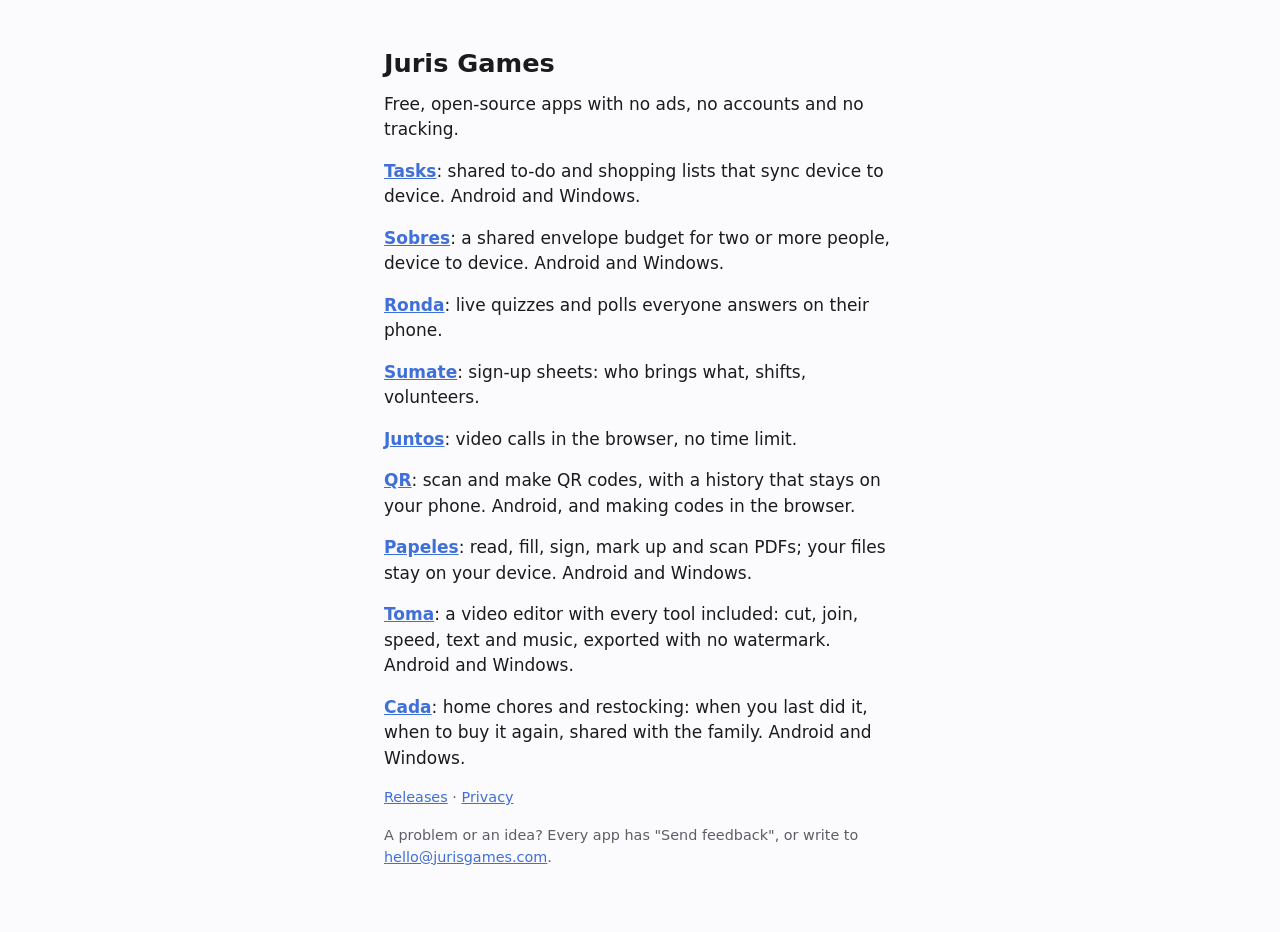
<file: index.html>
<!doctype html>
<html lang="en">
<head>
<meta charset="utf-8">
<meta name="viewport" content="width=device-width, initial-scale=1">
<title>Juris Games</title>
<link rel="stylesheet" href="/style.css">
</head>
<body>
<main>
  <h1>Juris Games</h1>
  <p>Free, open-source apps with no ads, no accounts and no tracking.</p>
  <p><strong><a href="https://github.com/kleiders3010/kleiders-tasks">Tasks</a></strong>: shared to-do and shopping lists that sync device to device. Android and Windows.</p>
  <p><strong><a href="https://github.com/kleiders3010/sobres">Sobres</a></strong>: a shared envelope budget for two or more people, device to device. Android and Windows.</p>
  <p><strong><a href="https://quiz.jurisgames.com">Ronda</a></strong>: live quizzes and polls everyone answers on their phone.</p>
  <p><strong><a href="https://signup.jurisgames.com">Sumate</a></strong>: sign-up sheets: who brings what, shifts, volunteers.</p>
  <p><strong><a href="https://meet.jurisgames.com">Juntos</a></strong>: video calls in the browser, no time limit.</p>
  <p><strong><a href="/qr/">QR</a></strong>: scan and make QR codes, with a history that stays on your phone. Android, and making codes in the browser.</p>
  <p><strong><a href="https://github.com/kleiders3010/papeles">Papeles</a></strong>: read, fill, sign, mark up and scan PDFs; your files stay on your device. Android and Windows.</p>
  <p><strong><a href="https://github.com/kleiders3010/toma">Toma</a></strong>: a video editor with every tool included: cut, join, speed, text and music, exported with no watermark. Android and Windows.</p>
  <p><strong><a href="https://play.google.com/store/apps/details?id=com.jurisgames.cada">Cada</a></strong>: home chores and restocking: when you last did it, when to buy it again, shared with the family. Android and Windows.</p>
  <p class="small"><a href="https://github.com/kleiders3010/jurisgames/releases">Releases</a> · <a href="/privacy/">Privacy</a></p>
  <p class="small">A problem or an idea? Every app has "Send feedback", or write to
    <a href="mailto:hello@jurisgames.com">hello@jurisgames.com</a>.</p>
</main>
</body>
</html>
</file>
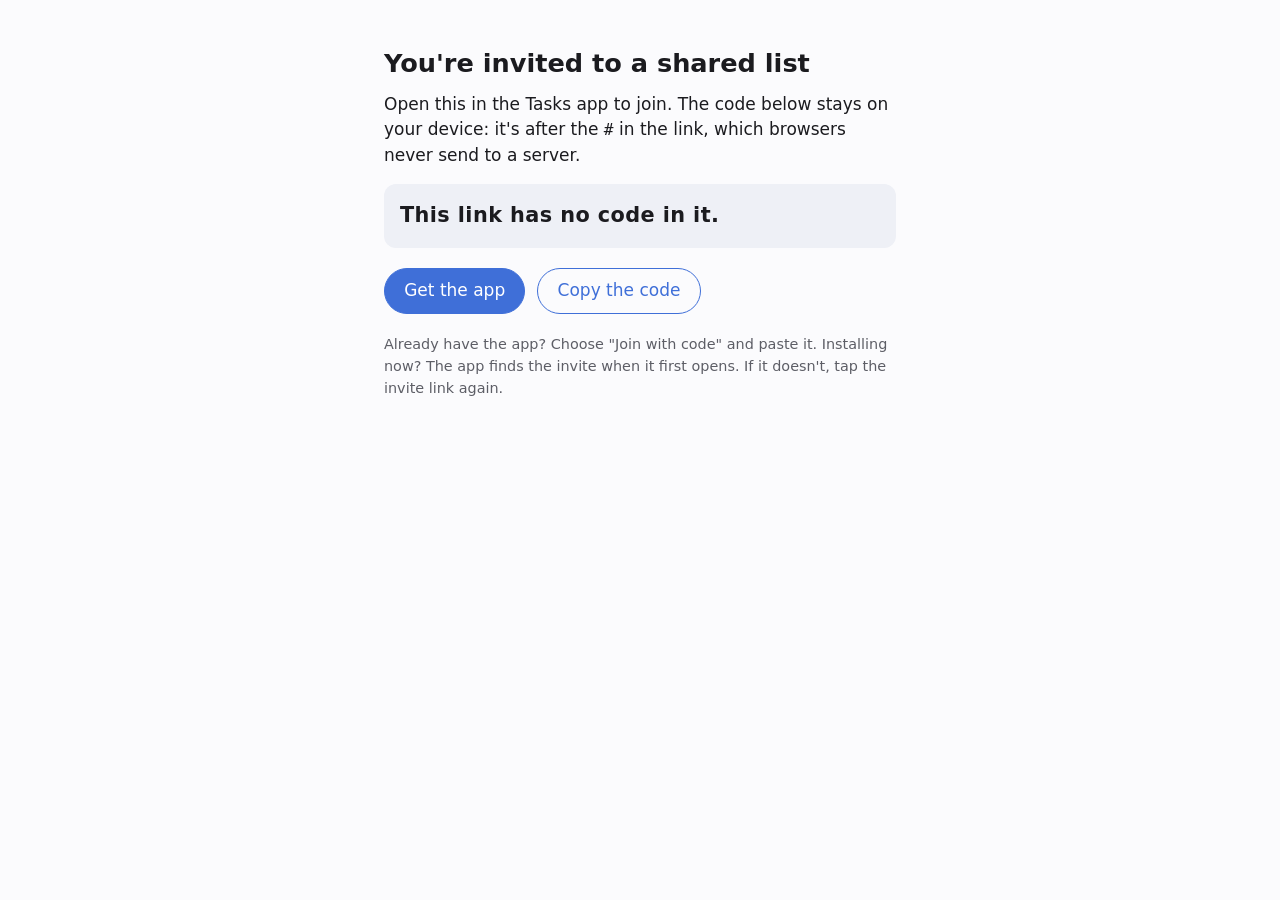
<file: join/index.html>
<!doctype html>
<html lang="en">
<head>
<meta charset="utf-8">
<meta name="viewport" content="width=device-width, initial-scale=1">
<meta name="referrer" content="no-referrer">
<meta http-equiv="Content-Security-Policy" content="default-src 'none'; script-src 'sha256-ZClsGzGkAhtTcU9+rRju4QVKnTz6uU4poNDeHKhw+TE='; style-src 'self'; img-src 'self'; connect-src 'none'; base-uri 'none'; form-action 'none'">
<title>Join a list · Tasks</title>
<link rel="stylesheet" href="/style.css">
</head>
<body>
<main>
  <h1 id="title">You're invited to a shared list</h1>
  <p id="lead">Open this in the Tasks app to join. The code below stays on your device: it's after the <code>#</code> in the link, which browsers never send to a server.</p>
  <p class="code" id="code" aria-live="polite"></p>
  <div class="actions">
    <a class="button primary" id="get" href="https://play.google.com/store/apps/details?id=com.jurisgames.tasks">Get the app</a>
    <button class="button" id="copy" type="button">Copy the code</button>
  </div>
  <p class="small" id="hint">Already have the app? Choose "Join with code" and paste it. Installing now? The app finds the invite when it first opens. If it doesn't, tap the invite link again.</p>
</main>
<script>
  // Everything here runs locally; nothing is sent anywhere.
  const link = location.href;
  const frag = decodeURIComponent(location.hash.slice(1));
  const words = frag.split("~")[0].split("-").filter(Boolean);
  const isLink = location.pathname.startsWith("/link");
  if (isLink) {
    document.getElementById("title").textContent = "Link a device to your account";
    document.getElementById("lead").textContent = "Open this on the device you want to add, in the Tasks app. The code stays on your device: browsers never send the part after # to a server.";
    document.getElementById("hint").textContent = "In the app, choose \"Link this device\" and paste it.";
  }
  const code = document.getElementById("code");
  code.textContent = words.length === 8 ? words.slice(0, 4).join(" ") + "\n" + words.slice(4).join(" ") : "This link has no code in it.";
  async function copyLink() {
    try { await navigator.clipboard.writeText(link); document.getElementById("copy").textContent = "Copied"; } catch (e) {}
  }
  document.getElementById("copy").addEventListener("click", copyLink);
  // Getting the app: copy first, so the app can find the invite at first launch.
  document.getElementById("get").addEventListener("click", () => { copyLink(); });
  if (!/Android/i.test(navigator.userAgent)) {
    document.getElementById("get").href = "https://github.com/kleiders3010/jurisgames/releases";
  }
</script>
</body>
</html>
</file>
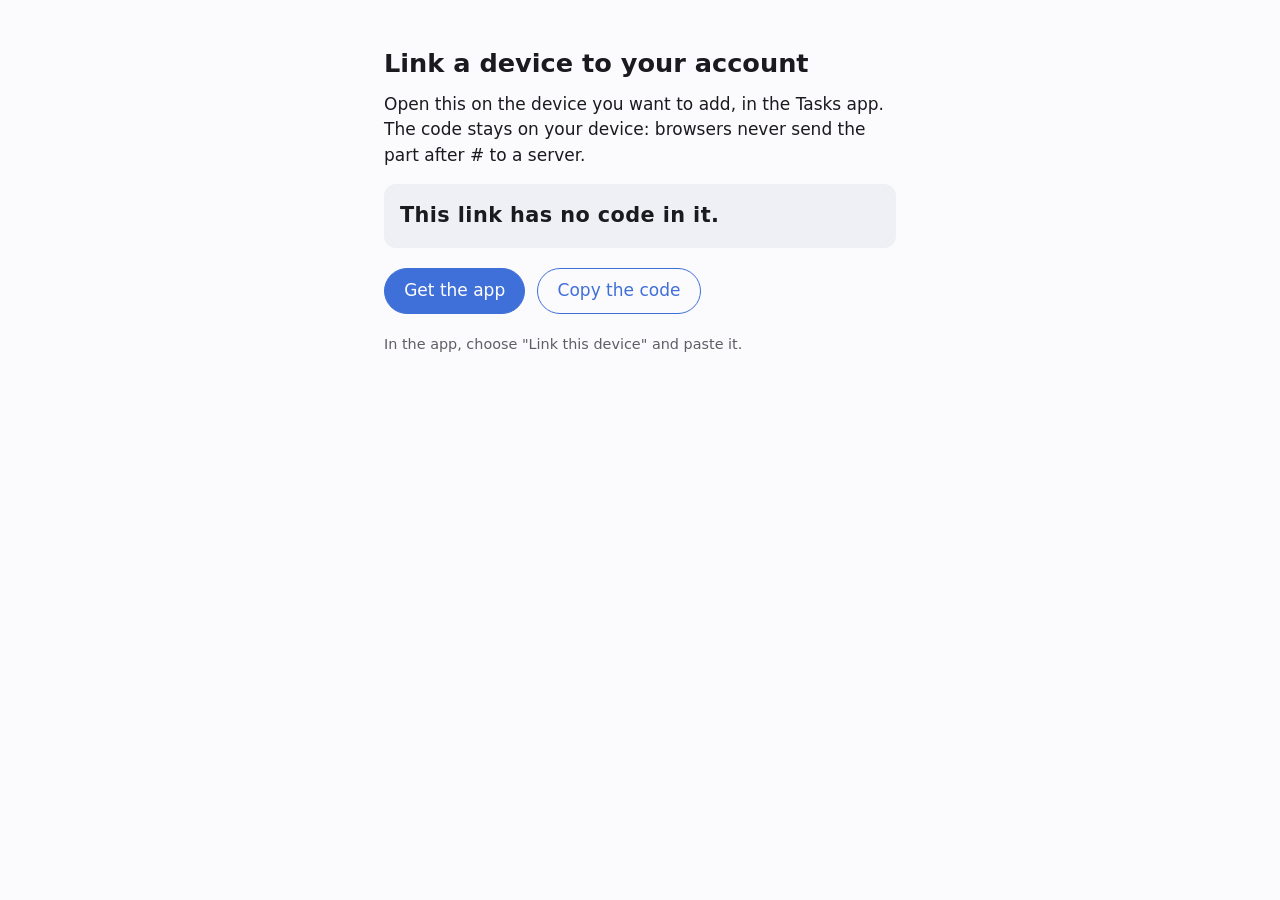
<file: link/index.html>
<!doctype html>
<html lang="en">
<head>
<meta charset="utf-8">
<meta name="viewport" content="width=device-width, initial-scale=1">
<meta name="referrer" content="no-referrer">
<meta http-equiv="Content-Security-Policy" content="default-src 'none'; script-src 'sha256-ZClsGzGkAhtTcU9+rRju4QVKnTz6uU4poNDeHKhw+TE='; style-src 'self'; img-src 'self'; connect-src 'none'; base-uri 'none'; form-action 'none'">
<title>Join a list · Tasks</title>
<link rel="stylesheet" href="/style.css">
</head>
<body>
<main>
  <h1 id="title">You're invited to a shared list</h1>
  <p id="lead">Open this in the Tasks app to join. The code below stays on your device: it's after the <code>#</code> in the link, which browsers never send to a server.</p>
  <p class="code" id="code" aria-live="polite"></p>
  <div class="actions">
    <a class="button primary" id="get" href="https://play.google.com/store/apps/details?id=com.jurisgames.tasks">Get the app</a>
    <button class="button" id="copy" type="button">Copy the code</button>
  </div>
  <p class="small" id="hint">Already have the app? Choose "Join with code" and paste it. Installing now? The app finds the invite when it first opens.</p>
</main>
<script>
  // Everything here runs locally; nothing is sent anywhere.
  const link = location.href;
  const frag = decodeURIComponent(location.hash.slice(1));
  const words = frag.split("~")[0].split("-").filter(Boolean);
  const isLink = location.pathname.startsWith("/link");
  if (isLink) {
    document.getElementById("title").textContent = "Link a device to your account";
    document.getElementById("lead").textContent = "Open this on the device you want to add, in the Tasks app. The code stays on your device: browsers never send the part after # to a server.";
    document.getElementById("hint").textContent = "In the app, choose \"Link this device\" and paste it.";
  }
  const code = document.getElementById("code");
  code.textContent = words.length === 8 ? words.slice(0, 4).join(" ") + "\n" + words.slice(4).join(" ") : "This link has no code in it.";
  async function copyLink() {
    try { await navigator.clipboard.writeText(link); document.getElementById("copy").textContent = "Copied"; } catch (e) {}
  }
  document.getElementById("copy").addEventListener("click", copyLink);
  // Getting the app: copy first, so the app can find the invite at first launch.
  document.getElementById("get").addEventListener("click", () => { copyLink(); });
  if (!/Android/i.test(navigator.userAgent)) {
    document.getElementById("get").href = "https://github.com/kleiders3010/jurisgames/releases";
  }
</script>
</body>
</html>
</file>
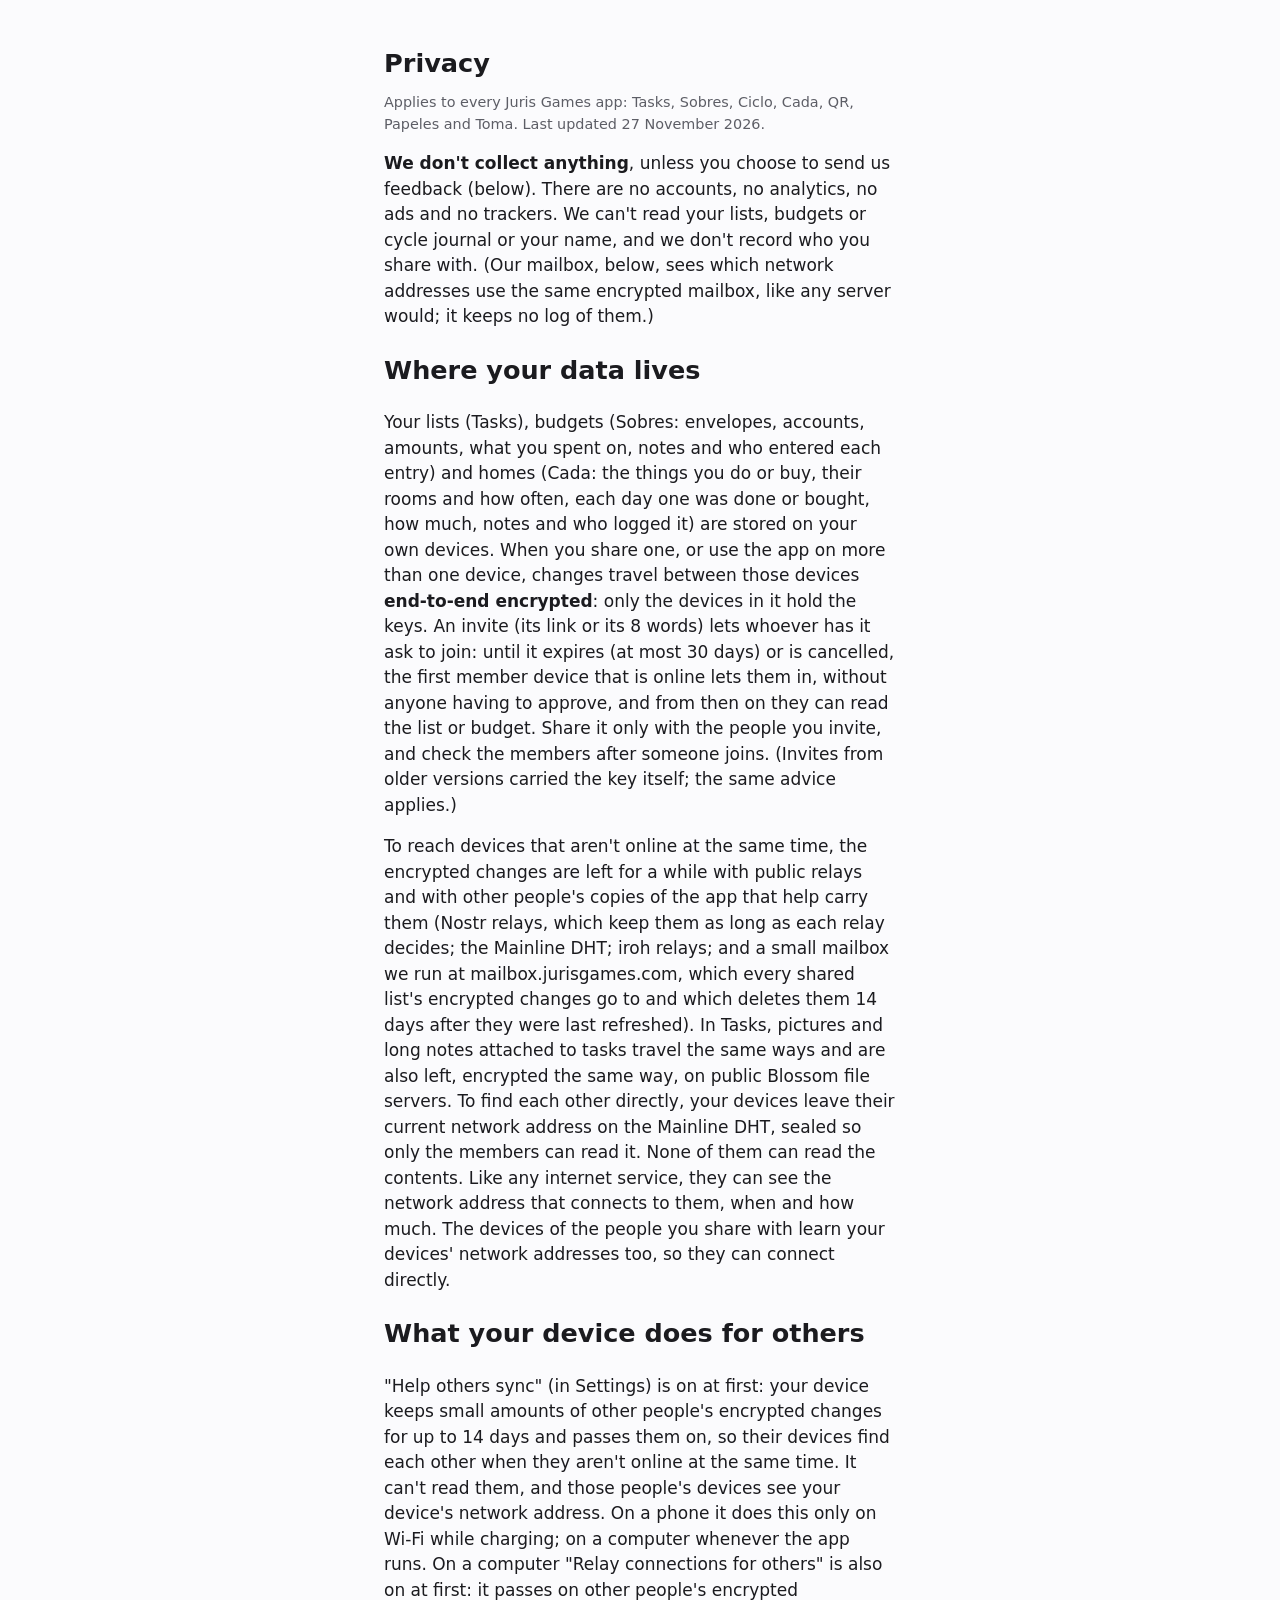
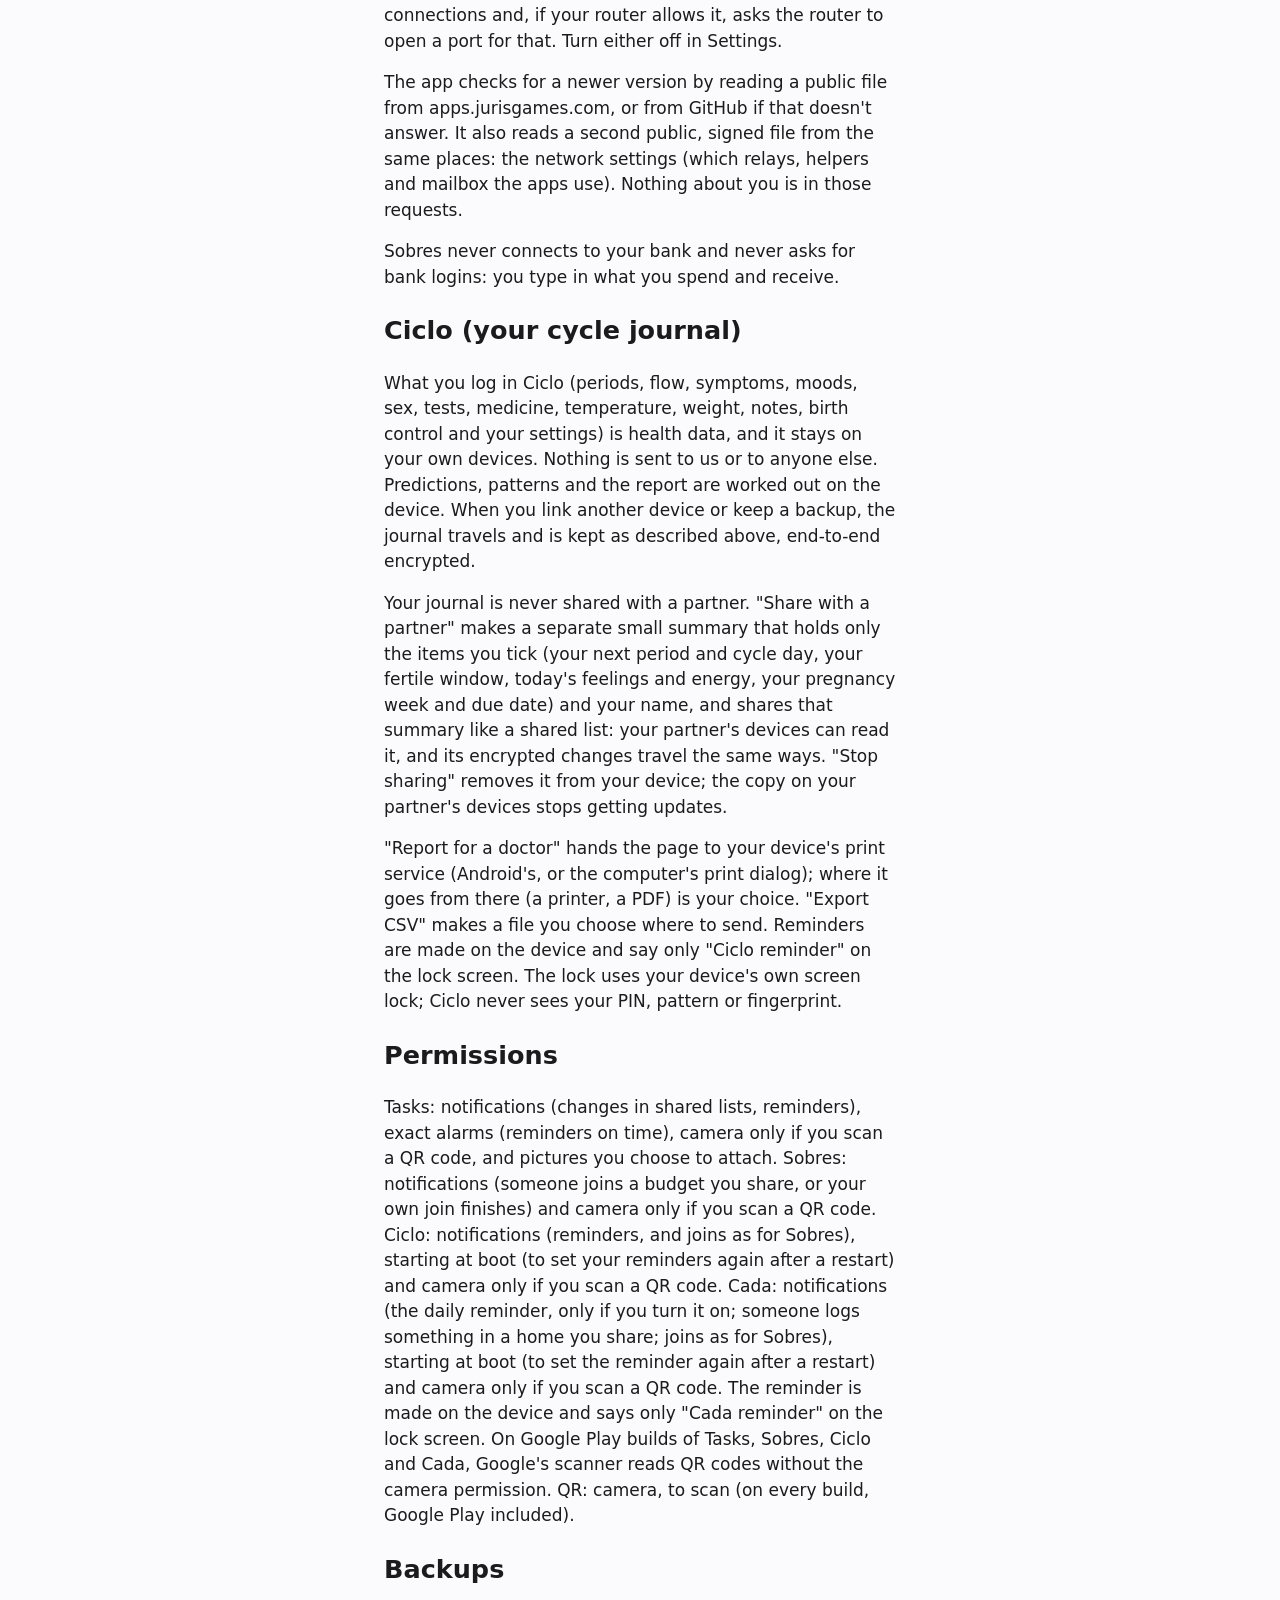
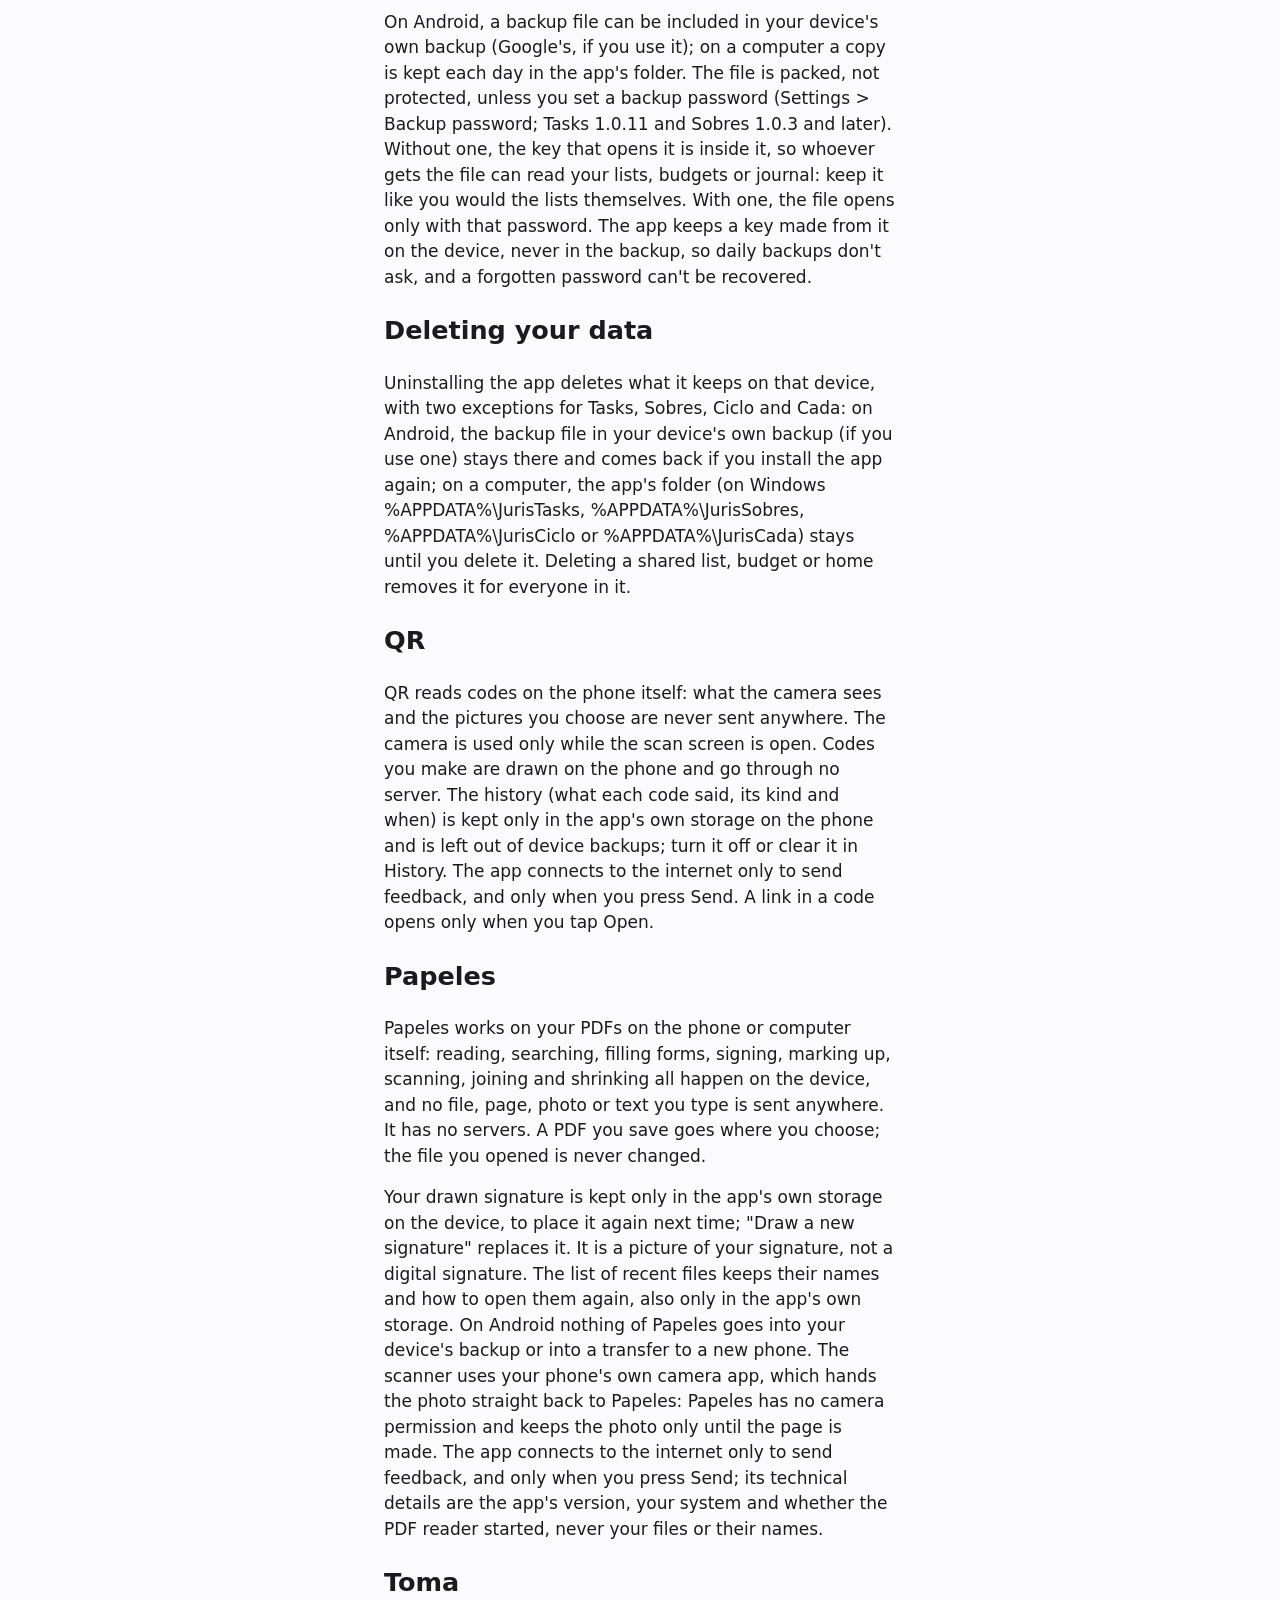
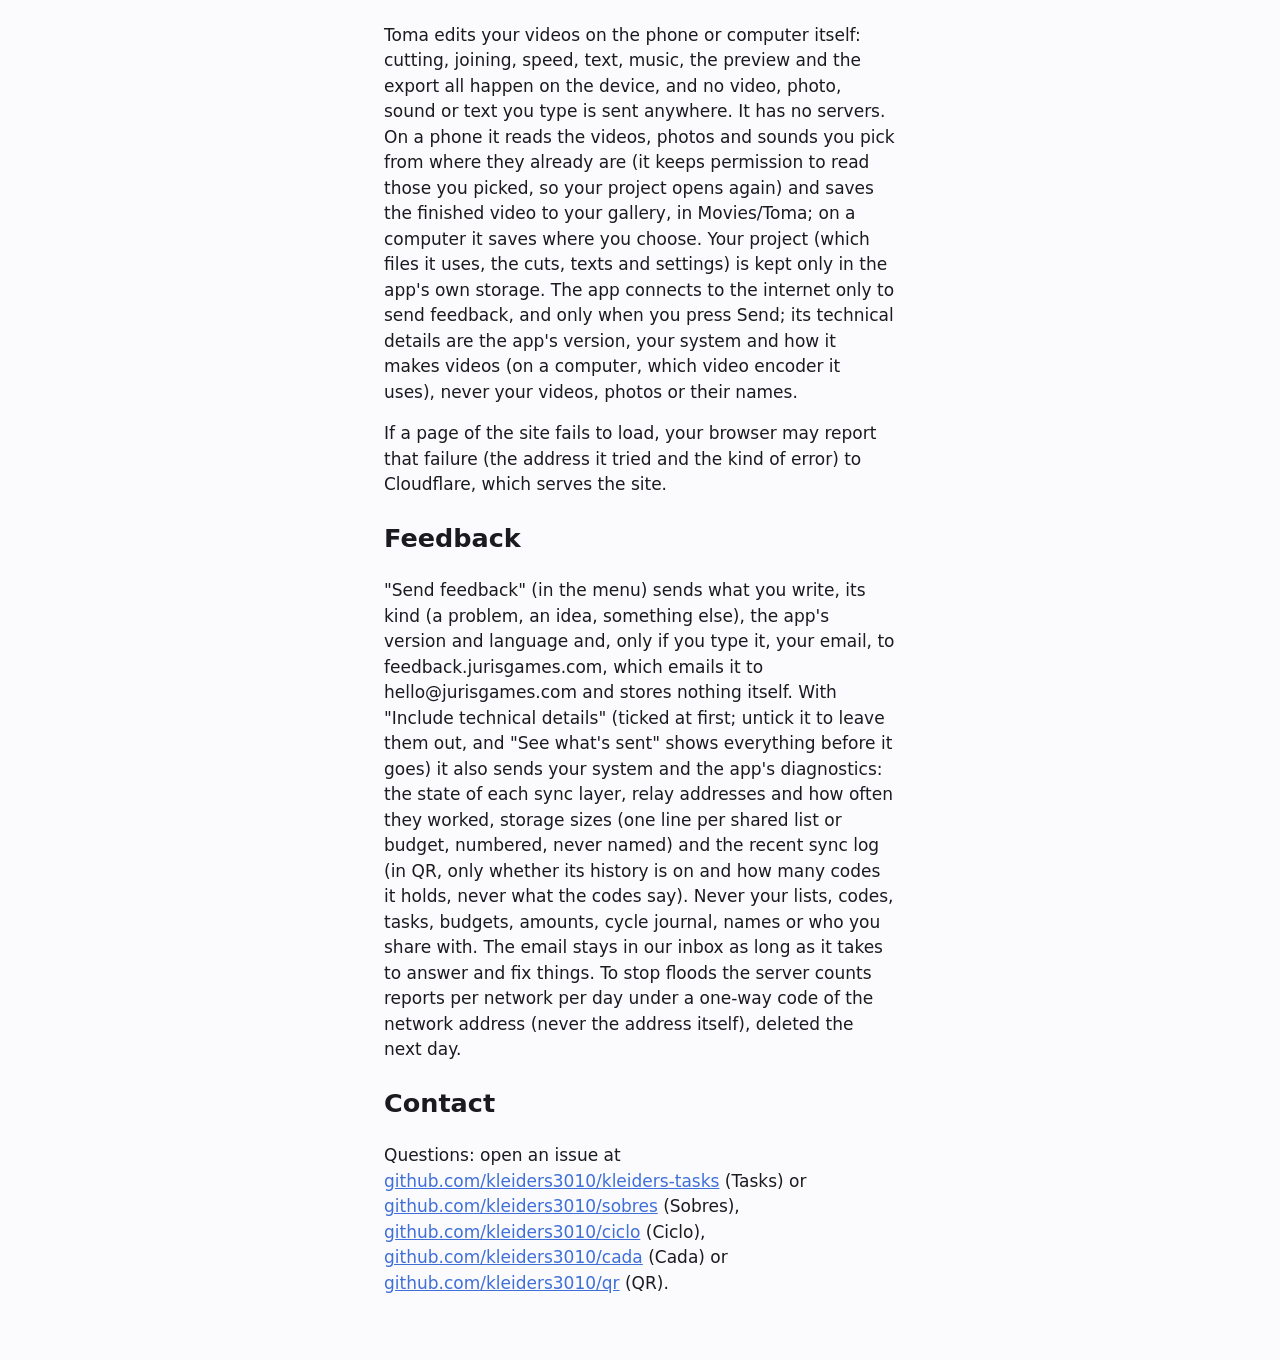
<file: privacy/index.html>
<!doctype html>
<html lang="en">
<head>
<meta charset="utf-8">
<meta name="viewport" content="width=device-width, initial-scale=1">
<title>Privacy · Juris Games</title>
<link rel="stylesheet" href="/style.css">
</head>
<body>
<main>
  <h1>Privacy</h1>
  <p class="small">Applies to every Juris Games app: Tasks, Sobres, Ciclo, Cada, QR, Papeles and Toma. Last updated 27 November 2026.</p>
  <p><strong>We don't collect anything</strong>, unless you choose to send us feedback (below). There are no accounts, no analytics, no ads and no trackers. We can't read your lists, budgets or cycle journal or your name, and we don't record who you share with. (Our mailbox, below, sees which network addresses use the same encrypted mailbox, like any server would; it keeps no log of them.)</p>
  <h2>Where your data lives</h2>
  <p>Your lists (Tasks), budgets (Sobres: envelopes, accounts, amounts, what you spent on, notes and who entered each entry) and homes (Cada: the things you do or buy, their rooms and how often, each day one was done or bought, how much, notes and who logged it) are stored on your own devices. When you share one, or use the app on more than one device, changes travel between those devices <strong>end-to-end encrypted</strong>: only the devices in it hold the keys. An invite (its link or its 8 words) lets whoever has it ask to join: until it expires (at most 30 days) or is cancelled, the first member device that is online lets them in, without anyone having to approve, and from then on they can read the list or budget. Share it only with the people you invite, and check the members after someone joins. (Invites from older versions carried the key itself; the same advice applies.)</p>
  <p>To reach devices that aren't online at the same time, the encrypted changes are left for a while with public relays and with other people's copies of the app that help carry them (Nostr relays, which keep them as long as each relay decides; the Mainline DHT; iroh relays; and a small mailbox we run at mailbox.jurisgames.com, which every shared list's encrypted changes go to and which deletes them 14 days after they were last refreshed). In Tasks, pictures and long notes attached to tasks travel the same ways and are also left, encrypted the same way, on public Blossom file servers. To find each other directly, your devices leave their current network address on the Mainline DHT, sealed so only the members can read it. None of them can read the contents. Like any internet service, they can see the network address that connects to them, when and how much. The devices of the people you share with learn your devices' network addresses too, so they can connect directly.</p>
  <h2>What your device does for others</h2>
  <p>"Help others sync" (in Settings) is on at first: your device keeps small amounts of other people's encrypted changes for up to 14 days and passes them on, so their devices find each other when they aren't online at the same time. It can't read them, and those people's devices see your device's network address. On a phone it does this only on Wi-Fi while charging; on a computer whenever the app runs. On a computer "Relay connections for others" is also on at first: it passes on other people's encrypted connections and, if your router allows it, asks the router to open a port for that. Turn either off in Settings.</p>
  <p>The app checks for a newer version by reading a public file from apps.jurisgames.com, or from GitHub if that doesn't answer. It also reads a second public, signed file from the same places: the network settings (which relays, helpers and mailbox the apps use). Nothing about you is in those requests.</p>
  <p>Sobres never connects to your bank and never asks for bank logins: you type in what you spend and receive.</p>
  <h2>Ciclo (your cycle journal)</h2>
  <p>What you log in Ciclo (periods, flow, symptoms, moods, sex, tests, medicine, temperature, weight, notes, birth control and your settings) is health data, and it stays on your own devices. Nothing is sent to us or to anyone else. Predictions, patterns and the report are worked out on the device. When you link another device or keep a backup, the journal travels and is kept as described above, end-to-end encrypted.</p>
  <p>Your journal is never shared with a partner. "Share with a partner" makes a separate small summary that holds only the items you tick (your next period and cycle day, your fertile window, today's feelings and energy, your pregnancy week and due date) and your name, and shares that summary like a shared list: your partner's devices can read it, and its encrypted changes travel the same ways. "Stop sharing" removes it from your device; the copy on your partner's devices stops getting updates.</p>
  <p>"Report for a doctor" hands the page to your device's print service (Android's, or the computer's print dialog); where it goes from there (a printer, a PDF) is your choice. "Export CSV" makes a file you choose where to send. Reminders are made on the device and say only "Ciclo reminder" on the lock screen. The lock uses your device's own screen lock; Ciclo never sees your PIN, pattern or fingerprint.</p>
  <h2>Permissions</h2>
  <p>Tasks: notifications (changes in shared lists, reminders), exact alarms (reminders on time), camera only if you scan a QR code, and pictures you choose to attach. Sobres: notifications (someone joins a budget you share, or your own join finishes) and camera only if you scan a QR code. Ciclo: notifications (reminders, and joins as for Sobres), starting at boot (to set your reminders again after a restart) and camera only if you scan a QR code. Cada: notifications (the daily reminder, only if you turn it on; someone logs something in a home you share; joins as for Sobres), starting at boot (to set the reminder again after a restart) and camera only if you scan a QR code. The reminder is made on the device and says only "Cada reminder" on the lock screen. On Google Play builds of Tasks, Sobres, Ciclo and Cada, Google's scanner reads QR codes without the camera permission. QR: camera, to scan (on every build, Google Play included).</p>
  <h2>Backups</h2>
  <p>On Android, a backup file can be included in your device's own backup (Google's, if you use it); on a computer a copy is kept each day in the app's folder. The file is packed, not protected, unless you set a backup password (Settings &gt; Backup password; Tasks 1.0.11 and Sobres 1.0.3 and later). Without one, the key that opens it is inside it, so whoever gets the file can read your lists, budgets or journal: keep it like you would the lists themselves. With one, the file opens only with that password. The app keeps a key made from it on the device, never in the backup, so daily backups don't ask, and a forgotten password can't be recovered.</p>
  <h2>Deleting your data</h2>
  <p>Uninstalling the app deletes what it keeps on that device, with two exceptions for Tasks, Sobres, Ciclo and Cada: on Android, the backup file in your device's own backup (if you use one) stays there and comes back if you install the app again; on a computer, the app's folder (on Windows %APPDATA%\JurisTasks, %APPDATA%\JurisSobres, %APPDATA%\JurisCiclo or %APPDATA%\JurisCada) stays until you delete it. Deleting a shared list, budget or home removes it for everyone in it.</p>
  <h2>QR</h2>
  <p>QR reads codes on the phone itself: what the camera sees and the pictures you choose are never sent anywhere. The camera is used only while the scan screen is open. Codes you make are drawn on the phone and go through no server. The history (what each code said, its kind and when) is kept only in the app's own storage on the phone and is left out of device backups; turn it off or clear it in History. The app connects to the internet only to send feedback, and only when you press Send. A link in a code opens only when you tap Open.</p>
  <h2>Papeles</h2>
  <p>Papeles works on your PDFs on the phone or computer itself: reading, searching, filling forms, signing, marking up, scanning, joining and shrinking all happen on the device, and no file, page, photo or text you type is sent anywhere. It has no servers. A PDF you save goes where you choose; the file you opened is never changed.</p>
  <p>Your drawn signature is kept only in the app's own storage on the device, to place it again next time; "Draw a new signature" replaces it. It is a picture of your signature, not a digital signature. The list of recent files keeps their names and how to open them again, also only in the app's own storage. On Android nothing of Papeles goes into your device's backup or into a transfer to a new phone. The scanner uses your phone's own camera app, which hands the photo straight back to Papeles: Papeles has no camera permission and keeps the photo only until the page is made. The app connects to the internet only to send feedback, and only when you press Send; its technical details are the app's version, your system and whether the PDF reader started, never your files or their names.</p>
  <h2>Toma</h2>
  <p>Toma edits your videos on the phone or computer itself: cutting, joining, speed, text, music, the preview and the export all happen on the device, and no video, photo, sound or text you type is sent anywhere. It has no servers. On a phone it reads the videos, photos and sounds you pick from where they already are (it keeps permission to read those you picked, so your project opens again) and saves the finished video to your gallery, in Movies/Toma; on a computer it saves where you choose. Your project (which files it uses, the cuts, texts and settings) is kept only in the app's own storage. The app connects to the internet only to send feedback, and only when you press Send; its technical details are the app's version, your system and how it makes videos (on a computer, which video encoder it uses), never your videos, photos or their names.</p>
  <p>If a page of the site fails to load, your browser may report that failure (the address it tried and the kind of error) to Cloudflare, which serves the site.</p>

<h2>Feedback</h2>
  <p>"Send feedback" (in the menu) sends what you write, its kind (a problem, an idea, something else), the app's version and language and, only if you type it, your email, to feedback.jurisgames.com, which emails it to hello@jurisgames.com and stores nothing itself. With "Include technical details" (ticked at first; untick it to leave them out, and "See what's sent" shows everything before it goes) it also sends your system and the app's diagnostics: the state of each sync layer, relay addresses and how often they worked, storage sizes (one line per shared list or budget, numbered, never named) and the recent sync log (in QR, only whether its history is on and how many codes it holds, never what the codes say). Never your lists, codes, tasks, budgets, amounts, cycle journal, names or who you share with. The email stays in our inbox as long as it takes to answer and fix things. To stop floods the server counts reports per network per day under a one-way code of the network address (never the address itself), deleted the next day.</p>
  <h2>Contact</h2>
  <p>Questions: open an issue at <a href="https://github.com/kleiders3010/kleiders-tasks/issues">github.com/kleiders3010/kleiders-tasks</a> (Tasks) or <a href="https://github.com/kleiders3010/sobres/issues">github.com/kleiders3010/sobres</a> (Sobres), <a href="https://github.com/kleiders3010/ciclo/issues">github.com/kleiders3010/ciclo</a> (Ciclo), <a href="https://github.com/kleiders3010/cada/issues">github.com/kleiders3010/cada</a> (Cada) or <a href="https://github.com/kleiders3010/qr/issues">github.com/kleiders3010/qr</a> (QR).</p>
</main>
</body>
</html>
</file>
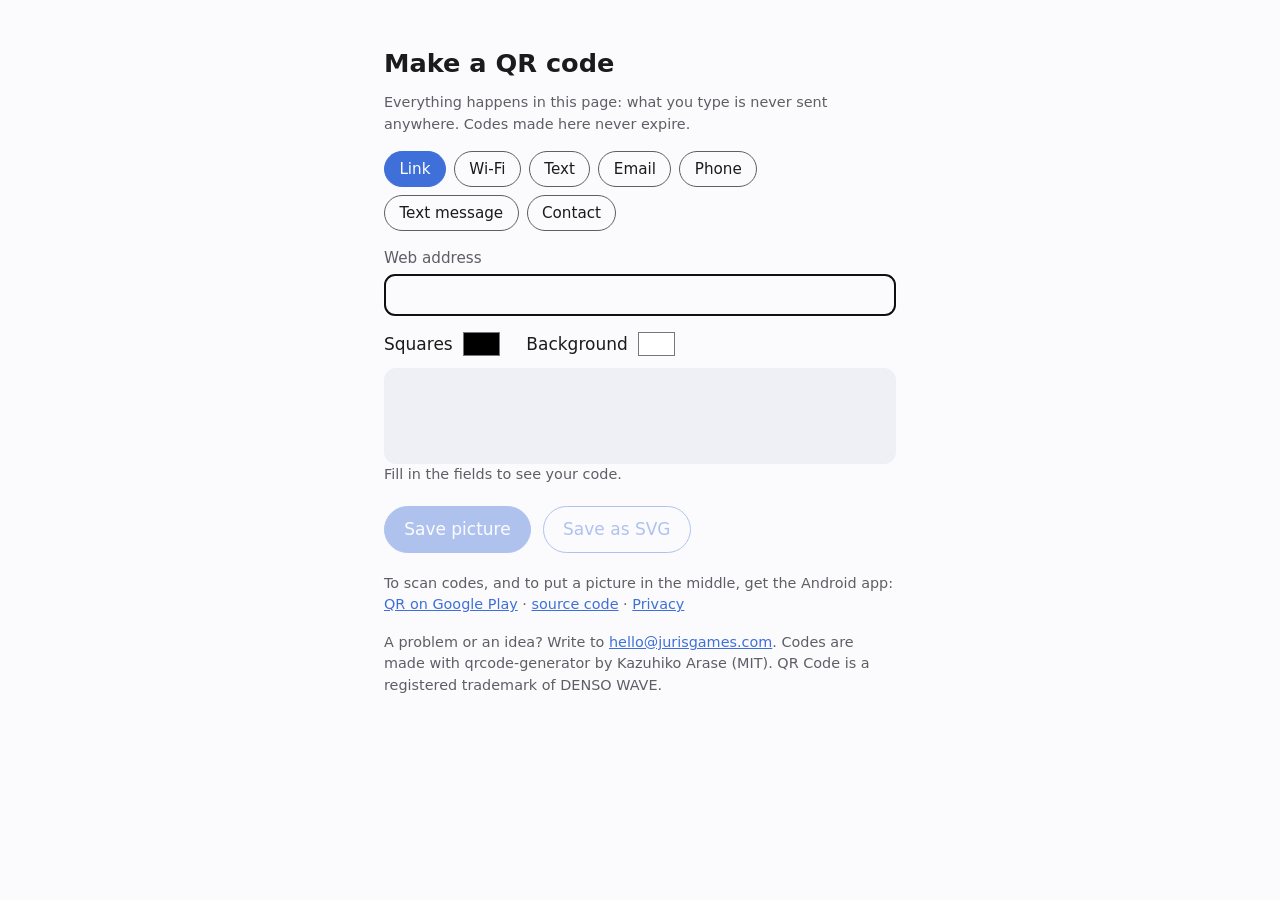
<file: qr/index.html>
<!doctype html>
<html lang="en">
<head>
<meta charset="utf-8">
<meta name="viewport" content="width=device-width, initial-scale=1">
<meta name="referrer" content="no-referrer">
<meta http-equiv="Content-Security-Policy" content="default-src 'none'; script-src 'self'; style-src 'self'; img-src 'self' data: blob:; connect-src 'none'; base-uri 'none'; form-action 'none'">
<title>Make a QR code · QR</title>
<link rel="stylesheet" href="/style.css">
<link rel="stylesheet" href="qr.css">
</head>
<body>
<main>
  <h1 data-t="Make a QR code">Make a QR code</h1>
  <p class="small" data-t="Everything happens in this page: what you type is never sent anywhere. Codes made here never expire.">Everything happens in this page: what you type is never sent anywhere. Codes made here never expire.</p>
  <div class="kinds" role="tablist" id="kinds"></div>
  <form id="form" autocomplete="off"></form>
  <div class="colors">
    <label><span data-t="Squares">Squares</span> <input type="color" id="fg" value="#000000"></label>
    <label><span data-t="Background">Background</span> <input type="color" id="bg" value="#ffffff"></label>
  </div>
  <p class="warn" id="problem" role="status"></p>
  <div class="preview" id="preview" aria-live="polite"></div>
  <p class="small" id="note"></p>
  <div class="actions">
    <a class="button primary" id="png" download="qr.png" data-t="Save picture">Save picture</a>
    <a class="button" id="svg" download="qr.svg" data-t="Save as SVG">Save as SVG</a>
  </div>
  <p class="small"><span data-t="To scan codes, and to put a picture in the middle, get the Android app:">To scan codes, and to put a picture in the middle, get the Android app:</span>
    <a href="https://play.google.com/store/apps/details?id=com.jurisgames.qr">QR on Google Play</a> ·
    <a href="https://github.com/kleiders3010/qr" data-t="source code">source code</a> ·
    <a href="/privacy/" data-t="Privacy">Privacy</a></p>
  <p class="small"><span data-t="A problem or an idea? Write to">A problem or an idea? Write to</span> <a href="mailto:hello@jurisgames.com">hello@jurisgames.com</a>.
    <span data-t="Codes are made with qrcode-generator by Kazuhiko Arase (MIT). QR Code is a registered trademark of DENSO WAVE.">Codes are made with qrcode-generator by Kazuhiko Arase (MIT). QR Code is a registered trademark of DENSO WAVE.</span></p>
</main>
<script src="qrcode.js"></script>
<script src="make.js"></script>
</body>
</html>
</file>
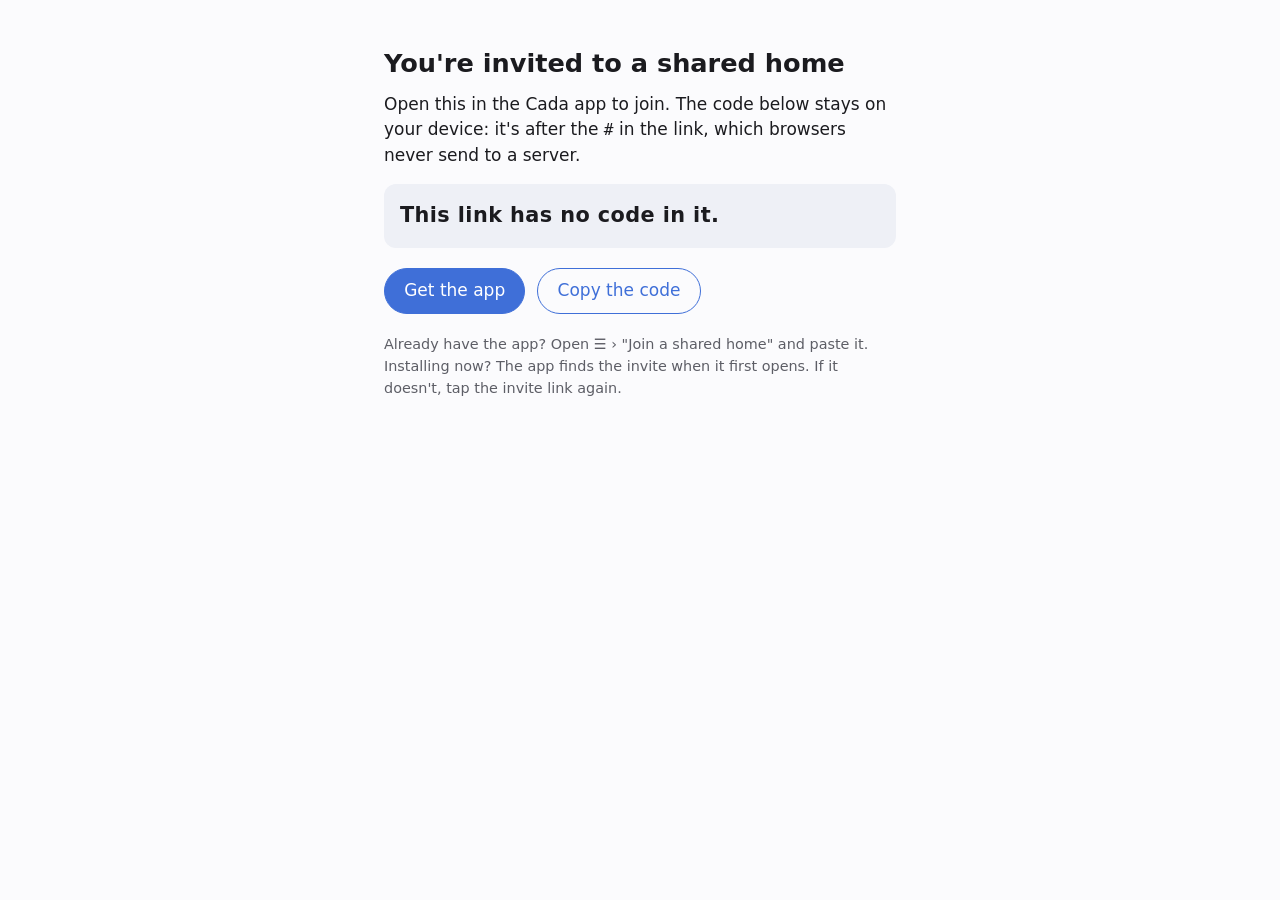
<file: cada/join/index.html>
<!doctype html>
<html lang="en">
<head>
<meta charset="utf-8">
<meta name="viewport" content="width=device-width, initial-scale=1">
<meta name="referrer" content="no-referrer">
<meta http-equiv="Content-Security-Policy" content="default-src 'none'; script-src 'sha256-T7Kzg3NLd37CtwnrzjhBtitdXoUKnIcsmuddF2hgBYE='; style-src 'self'; img-src 'self'; connect-src 'none'; base-uri 'none'; form-action 'none'">
<title>Join a home · Cada</title>
<link rel="stylesheet" href="/style.css">
</head>
<body>
<main>
  <h1 id="title">You're invited to a shared home</h1>
  <p id="lead">Open this in the Cada app to join. The code below stays on your device: it's after the <code>#</code> in the link, which browsers never send to a server.</p>
  <p class="code" id="code" aria-live="polite"></p>
  <div class="actions">
    <a class="button primary" id="get" href="https://play.google.com/store/apps/details?id=com.jurisgames.cada">Get the app</a>
    <button class="button" id="copy" type="button">Copy the code</button>
  </div>
  <p class="small" id="hint">Already have the app? Open ☰ › "Join a shared home" and paste it. Installing now? The app finds the invite when it first opens. If it doesn't, tap the invite link again.</p>
</main>
<script>
  // Everything here runs locally; nothing is sent anywhere.
  const link = location.href;
  const frag = decodeURIComponent(location.hash.slice(1));
  const words = frag.split("~")[0].split("-").filter(Boolean);
  const isLink = location.pathname.indexOf("/link") >= 0;
  const es = (navigator.language || "").toLowerCase().startsWith("es");
  const t = es ? {
    title: "Te invitaron a una casa compartida", lead: "Abrilo en la app Cada para unirte. El código queda en tu dispositivo: está después del # del enlace, y los navegadores nunca lo mandan a un servidor.",
    get: "Descargar la app", copy: "Copiar el código", copied: "Copiado", hint: "¿Ya tenés la app? Abrí ☰ › \"Unirme a una casa compartida\" y pegalo. ¿La estás instalando? La app encuentra la invitación al abrirse. Si no, tocá el enlace de nuevo.",
    linkTitle: "Vincular un dispositivo a tu cuenta", linkLead: "Abrilo en el dispositivo que querés sumar, en la app Cada. El código queda en tu dispositivo.", linkHint: "En la app, abrí ☰ › \"Vincular con mi otro dispositivo\" y pegalo.", none: "Este enlace no tiene código.",
  } : {
    title: null, lead: null, get: null, copy: null, copied: "Copied", hint: null,
    linkTitle: "Link a device to your account", linkLead: "Open this on the device you want to add, in the Cada app. The code stays on your device: browsers never send the part after # to a server.", linkHint: "In the app, open ☰ › \"Link to my other device\" and paste it.", none: "This link has no code in it.",
  };
  const set = (id, text) => { if (text) document.getElementById(id).textContent = text; };
  if (es) { document.documentElement.lang = "es"; set("title", t.title); set("lead", t.lead); set("get", t.get); set("copy", t.copy); set("hint", t.hint); }
  if (isLink) { set("title", t.linkTitle); set("lead", t.linkLead); set("hint", t.linkHint); }
  const code = document.getElementById("code");
  code.textContent = words.length === 8 ? words.slice(0, 4).join(" ") + "\n" + words.slice(4).join(" ") : t.none;
  async function copyLink() {
    try { await navigator.clipboard.writeText(link); document.getElementById("copy").textContent = t.copied; } catch (e) {}
  }
  document.getElementById("copy").addEventListener("click", copyLink);
  // Getting the app: copy first, so the app can find the invite at first launch.
  document.getElementById("get").addEventListener("click", () => { copyLink(); });
  if (!/Android/i.test(navigator.userAgent)) {
    document.getElementById("get").href = "https://github.com/kleiders3010/jurisgames/releases";
  }
</script>
</body>
</html>
</file>
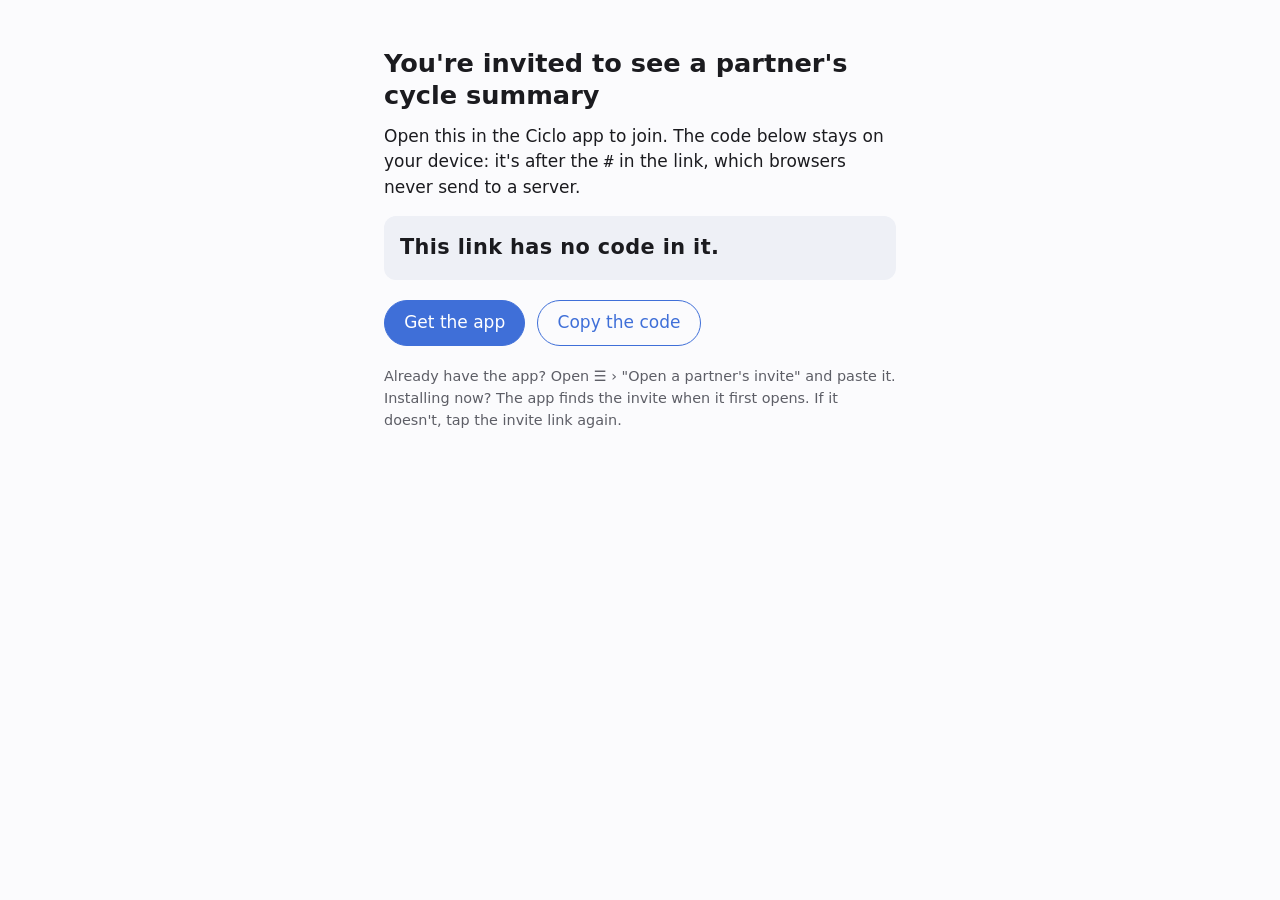
<file: ciclo/join/index.html>
<!doctype html>
<html lang="en">
<head>
<meta charset="utf-8">
<meta name="viewport" content="width=device-width, initial-scale=1">
<meta name="referrer" content="no-referrer">
<meta http-equiv="Content-Security-Policy" content="default-src 'none'; script-src 'sha256-4Ap5abbGmzNH1xOPXvlV0s6FJDgIXoWuXLg4b2ZvMac='; style-src 'self'; img-src 'self'; connect-src 'none'; base-uri 'none'; form-action 'none'">
<title>Partner invite · Ciclo</title>
<link rel="stylesheet" href="/style.css">
</head>
<body>
<main>
  <h1 id="title">You're invited to see a partner's cycle summary</h1>
  <p id="lead">Open this in the Ciclo app to join. The code below stays on your device: it's after the <code>#</code> in the link, which browsers never send to a server.</p>
  <p class="code" id="code" aria-live="polite"></p>
  <div class="actions">
    <a class="button primary" id="get" href="https://play.google.com/store/apps/details?id=com.jurisgames.ciclo">Get the app</a>
    <button class="button" id="copy" type="button">Copy the code</button>
  </div>
  <p class="small" id="hint">Already have the app? Open ☰ › "Open a partner's invite" and paste it. Installing now? The app finds the invite when it first opens. If it doesn't, tap the invite link again.</p>
</main>
<script>
  // Everything here runs locally; nothing is sent anywhere.
  const link = location.href;
  const frag = decodeURIComponent(location.hash.slice(1));
  const words = frag.split("~")[0].split("-").filter(Boolean);
  const isLink = location.pathname.indexOf("/link") >= 0;
  const es = (navigator.language || "").toLowerCase().startsWith("es");
  const t = es ? {
    title: "Te invitaron a ver el resumen del ciclo de tu pareja", lead: "Abrilo en la app Ciclo para unirte. El código queda en tu dispositivo: está después del # del enlace, y los navegadores nunca lo mandan a un servidor.",
    get: "Descargar la app", copy: "Copiar el código", copied: "Copiado", hint: "¿Ya tenés la app? Abrí ☰ › \"Abrir la invitación de tu pareja\" y pegalo. ¿La estás instalando? La app encuentra la invitación al abrirse. Si no, tocá el enlace de nuevo.",
    linkTitle: "Vincular otro dispositivo a tu diario", linkLead: "Abrilo en el dispositivo que querés sumar, en la app Ciclo. El código queda en tu dispositivo.", linkHint: "En la app, elegí \"Unirme a mi otro dispositivo\" y pegalo.", none: "Este enlace no tiene código.",
  } : {
    title: null, lead: null, get: null, copy: null, copied: "Copied", hint: null,
    linkTitle: "Link another device to your journal", linkLead: "Open this on the device you want to add, in the Ciclo app. The code stays on your device: browsers never send the part after # to a server.", linkHint: "In the app, choose \"Join your other device\" and paste it.", none: "This link has no code in it.",
  };
  const set = (id, text) => { if (text) document.getElementById(id).textContent = text; };
  if (es) { document.documentElement.lang = "es"; set("title", t.title); set("lead", t.lead); set("get", t.get); set("copy", t.copy); set("hint", t.hint); }
  if (isLink) { set("title", t.linkTitle); set("lead", t.linkLead); set("hint", t.linkHint); }
  const code = document.getElementById("code");
  code.textContent = words.length === 8 ? words.slice(0, 4).join(" ") + "\n" + words.slice(4).join(" ") : t.none;
  async function copyLink() {
    try { await navigator.clipboard.writeText(link); document.getElementById("copy").textContent = t.copied; } catch (e) {}
  }
  document.getElementById("copy").addEventListener("click", copyLink);
  // Getting the app: copy first, so the app can find the invite at first launch.
  document.getElementById("get").addEventListener("click", () => { copyLink(); });
  if (!/Android/i.test(navigator.userAgent)) {
    document.getElementById("get").href = "https://github.com/kleiders3010/jurisgames/releases";
  }
</script>
</body>
</html>
</file>
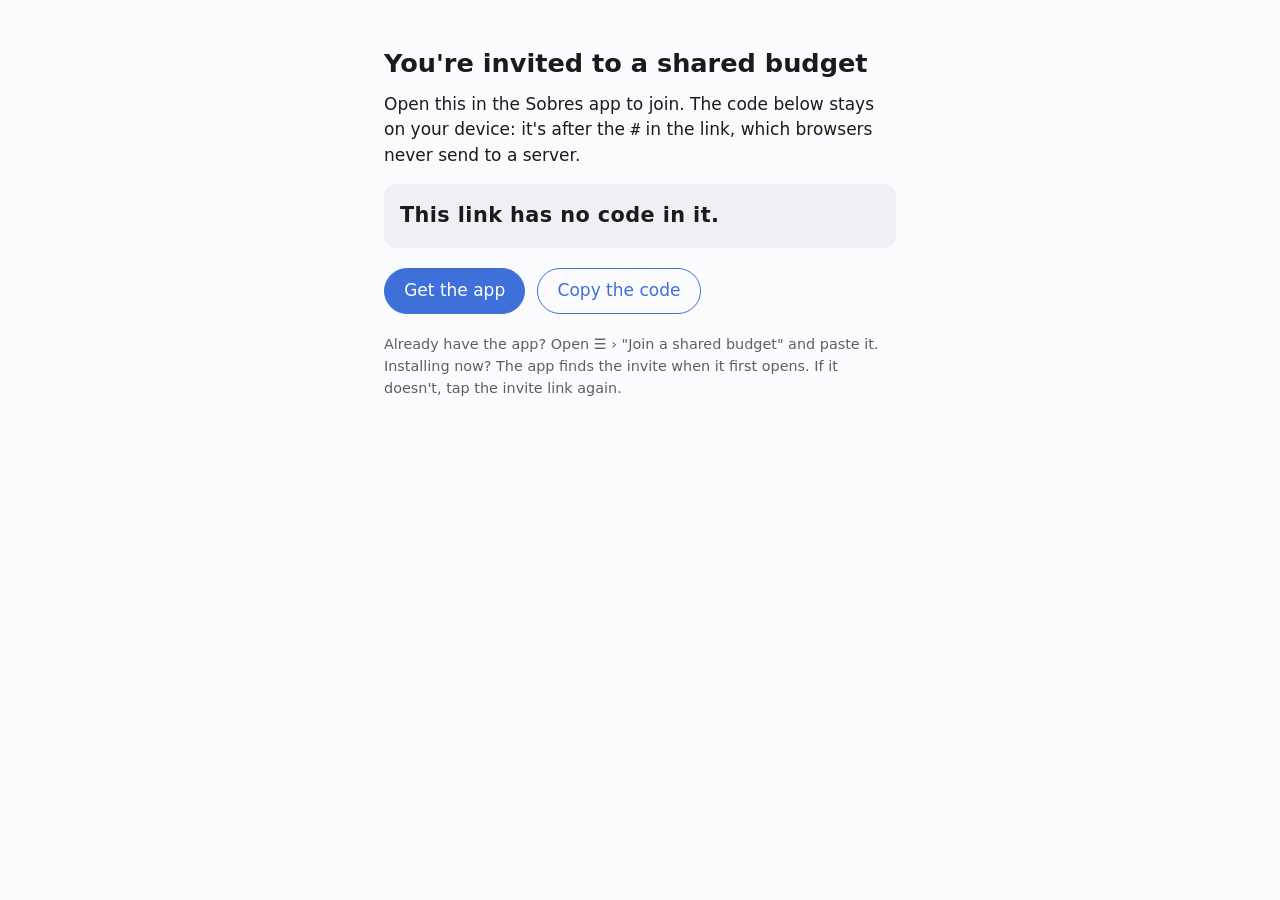
<file: sobres/join/index.html>
<!doctype html>
<html lang="en">
<head>
<meta charset="utf-8">
<meta name="viewport" content="width=device-width, initial-scale=1">
<meta name="referrer" content="no-referrer">
<meta http-equiv="Content-Security-Policy" content="default-src 'none'; script-src 'sha256-YSzySHuxdKrQpUqYF+Vk36QnCdbq0xPs2xKiz3XHzkc='; style-src 'self'; img-src 'self'; connect-src 'none'; base-uri 'none'; form-action 'none'">
<title>Join a budget · Sobres</title>
<link rel="stylesheet" href="/style.css">
</head>
<body>
<main>
  <h1 id="title">You're invited to a shared budget</h1>
  <p id="lead">Open this in the Sobres app to join. The code below stays on your device: it's after the <code>#</code> in the link, which browsers never send to a server.</p>
  <p class="code" id="code" aria-live="polite"></p>
  <div class="actions">
    <a class="button primary" id="get" href="https://play.google.com/store/apps/details?id=com.jurisgames.sobres">Get the app</a>
    <button class="button" id="copy" type="button">Copy the code</button>
  </div>
  <p class="small" id="hint">Already have the app? Open ☰ › "Join a shared budget" and paste it. Installing now? The app finds the invite when it first opens. If it doesn't, tap the invite link again.</p>
</main>
<script>
  // Everything here runs locally; nothing is sent anywhere.
  const link = location.href;
  const frag = decodeURIComponent(location.hash.slice(1));
  const words = frag.split("~")[0].split("-").filter(Boolean);
  const isLink = location.pathname.indexOf("/link") >= 0;
  const es = (navigator.language || "").toLowerCase().startsWith("es");
  const t = es ? {
    title: "Te invitaron a un presupuesto compartido", lead: "Abrilo en la app Sobres para unirte. El código queda en tu dispositivo: está después del # del enlace, y los navegadores nunca lo mandan a un servidor.",
    get: "Descargar la app", copy: "Copiar el código", copied: "Copiado", hint: "¿Ya tenés la app? Abrí ☰ › \"Unirse a un presupuesto compartido\" y pegalo. ¿La estás instalando? La app encuentra la invitación al abrirse. Si no, tocá el enlace de nuevo.",
    linkTitle: "Vincular un dispositivo a tu cuenta", linkLead: "Abrilo en el dispositivo que querés sumar, en la app Sobres. El código queda en tu dispositivo.", linkHint: "En la app, elegí \"Vincular este dispositivo\" y pegalo.", none: "Este enlace no tiene código.",
  } : {
    title: null, lead: null, get: null, copy: null, copied: "Copied", hint: null,
    linkTitle: "Link a device to your account", linkLead: "Open this on the device you want to add, in the Sobres app. The code stays on your device: browsers never send the part after # to a server.", linkHint: "In the app, choose \"Join your other device\" and paste it.", none: "This link has no code in it.",
  };
  const set = (id, text) => { if (text) document.getElementById(id).textContent = text; };
  if (es) { document.documentElement.lang = "es"; set("title", t.title); set("lead", t.lead); set("get", t.get); set("copy", t.copy); set("hint", t.hint); }
  if (isLink) { set("title", t.linkTitle); set("lead", t.linkLead); set("hint", t.linkHint); }
  const code = document.getElementById("code");
  code.textContent = words.length === 8 ? words.slice(0, 4).join(" ") + "\n" + words.slice(4).join(" ") : t.none;
  async function copyLink() {
    try { await navigator.clipboard.writeText(link); document.getElementById("copy").textContent = t.copied; } catch (e) {}
  }
  document.getElementById("copy").addEventListener("click", copyLink);
  // Getting the app: copy first, so the app can find the invite at first launch.
  document.getElementById("get").addEventListener("click", () => { copyLink(); });
  if (!/Android/i.test(navigator.userAgent)) {
    document.getElementById("get").href = "https://github.com/kleiders3010/jurisgames/releases";
  }
</script>
</body>
</html>
</file>
<file: style.css>
:root {
  --bg: #fbfbfd;
  --fg: #1b1b1f;
  --muted: #5d5e66;
  --accent: #3f6fd8;
  --accent-fg: #ffffff;
  --card: #eef0f6;
}
@media (prefers-color-scheme: dark) {
  :root {
    --bg: #121316;
    --fg: #e4e4ea;
    --muted: #a3a4ad;
    --accent: #8fb0ff;
    --accent-fg: #0b1a3d;
    --card: #1e2026;
  }
}
* { box-sizing: border-box; }
body {
  margin: 0;
  background: var(--bg);
  color: var(--fg);
  font: 17px/1.5 system-ui, -apple-system, "Segoe UI", Roboto, sans-serif;
}
main { max-width: 34rem; margin: 0 auto; padding: 3rem 1rem; }
h1 { font-size: 1.6rem; line-height: 1.25; margin: 0 0 0.75rem; }
p { margin: 0 0 1rem; }
.small { color: var(--muted); font-size: 0.9rem; }
.code {
  white-space: pre-line;
  background: var(--card);
  border-radius: 12px;
  padding: 1rem;
  font-size: 1.3rem;
  font-weight: 600;
  letter-spacing: 0.02em;
}
.actions { display: flex; flex-wrap: wrap; gap: 0.75rem; margin: 1.25rem 0; }
.button {
  display: inline-block;
  border: 1px solid var(--accent);
  border-radius: 999px;
  padding: 0.6rem 1.2rem;
  color: var(--accent);
  background: transparent;
  font: inherit;
  text-decoration: none;
  cursor: pointer;
}
.button.primary { background: var(--accent); color: var(--accent-fg); }
code { font-size: 0.95em; }
a { color: var(--accent); }
</file>
<file: qr/qr.css>
.kinds { display: flex; flex-wrap: wrap; gap: 0.5rem; margin: 1rem 0; }
.kinds button { border: 1px solid var(--muted); border-radius: 999px; padding: 0.35rem 0.9rem; background: transparent; color: var(--fg); font: inherit; font-size: 0.95rem; cursor: pointer; }
.kinds button[aria-selected="true"] { background: var(--accent); border-color: var(--accent); color: var(--accent-fg); }
form label { display: block; margin: 0 0 0.75rem; font-size: 0.95rem; color: var(--muted); }
form input, form textarea, form select { display: block; width: 100%; margin-top: 0.25rem; padding: 0.55rem 0.7rem; border: 1px solid var(--muted); border-radius: 10px; background: var(--bg); color: var(--fg); font: inherit; }
form label.check { display: flex; gap: 0.5rem; align-items: center; color: var(--fg); }
form label.check input { width: auto; margin: 0; }
.colors { display: flex; gap: 1.5rem; margin: 0.5rem 0; }
.colors label { display: flex; gap: 0.5rem; align-items: center; }
.colors input { width: 2.6rem; height: 2rem; border: none; background: none; padding: 0; }
.warn { color: #c0392b; min-height: 0; }
.warn:empty { display: none; }
.preview { background: var(--card); border-radius: 12px; padding: 1rem; display: flex; justify-content: center; min-height: 6rem; align-items: center; }
.preview img { width: 100%; max-width: 18rem; image-rendering: pixelated; }
.button[aria-disabled="true"] { opacity: 0.4; pointer-events: none; }
</file>
